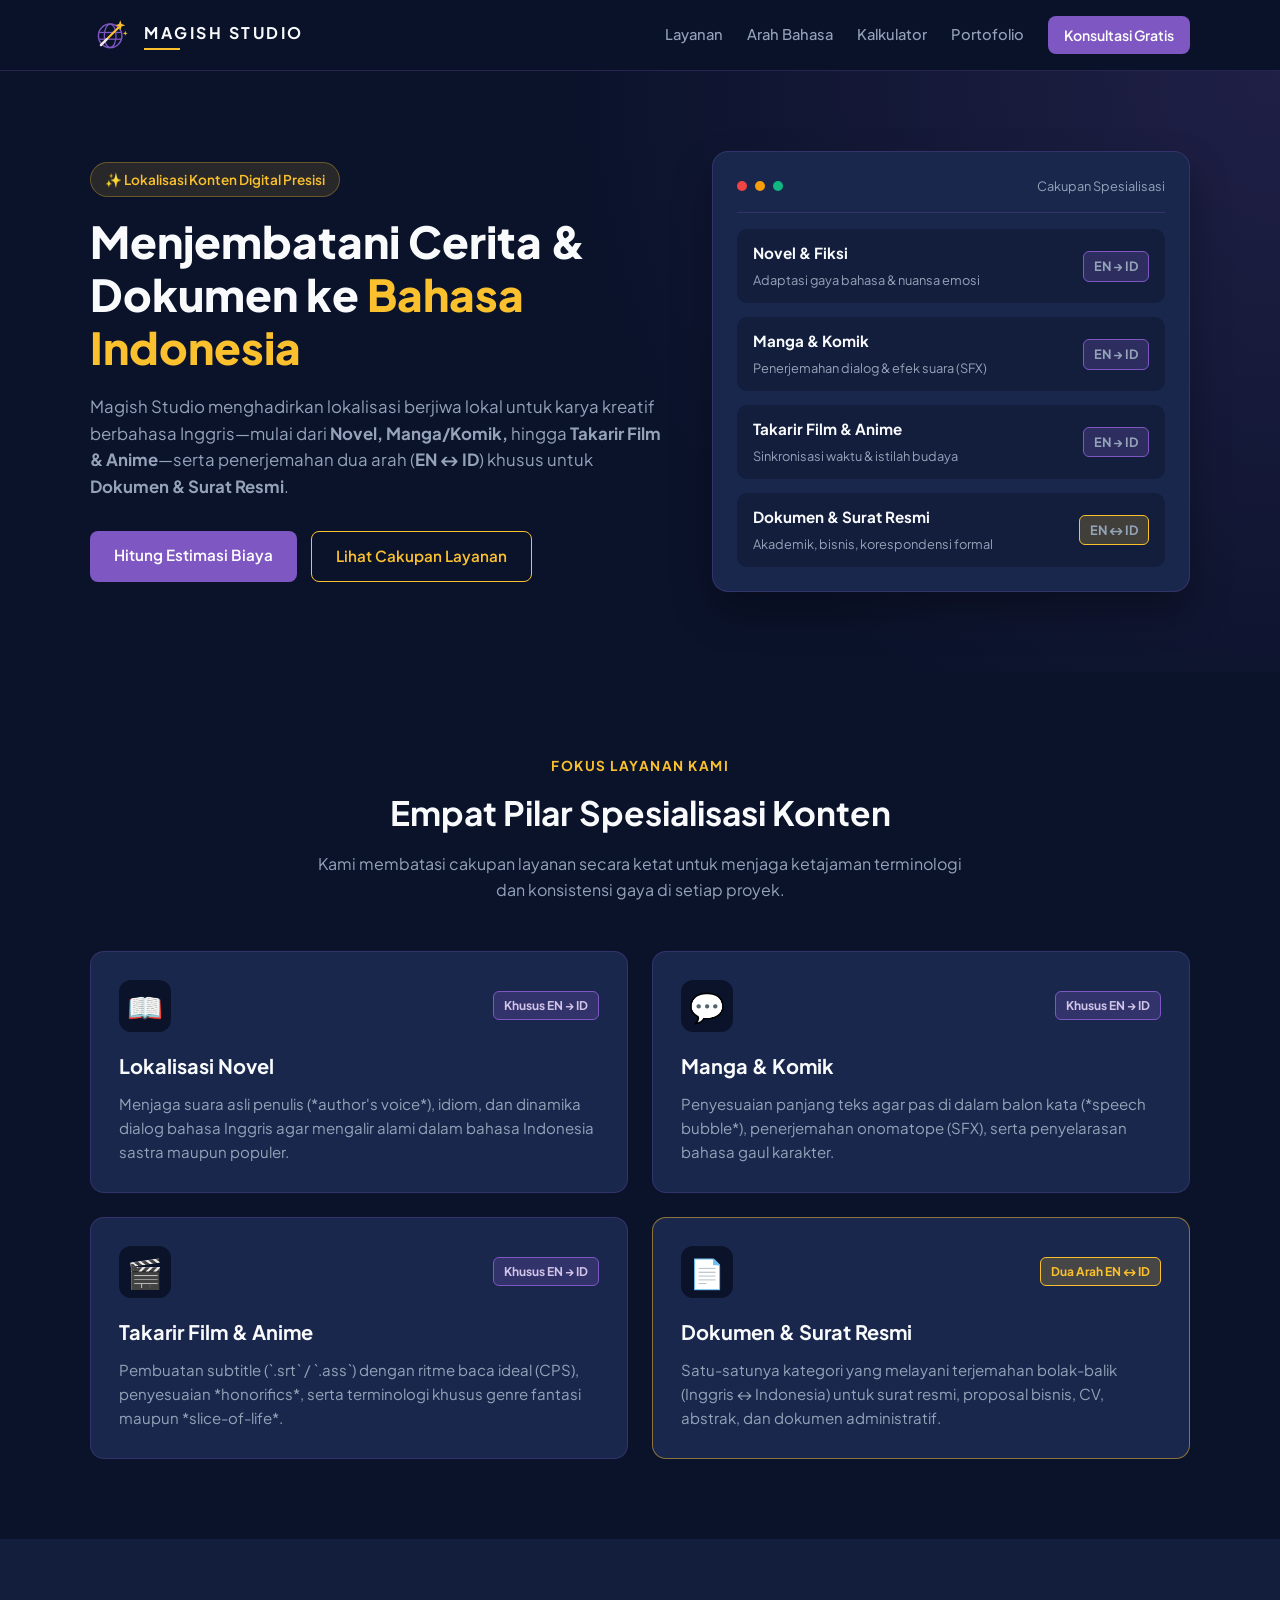
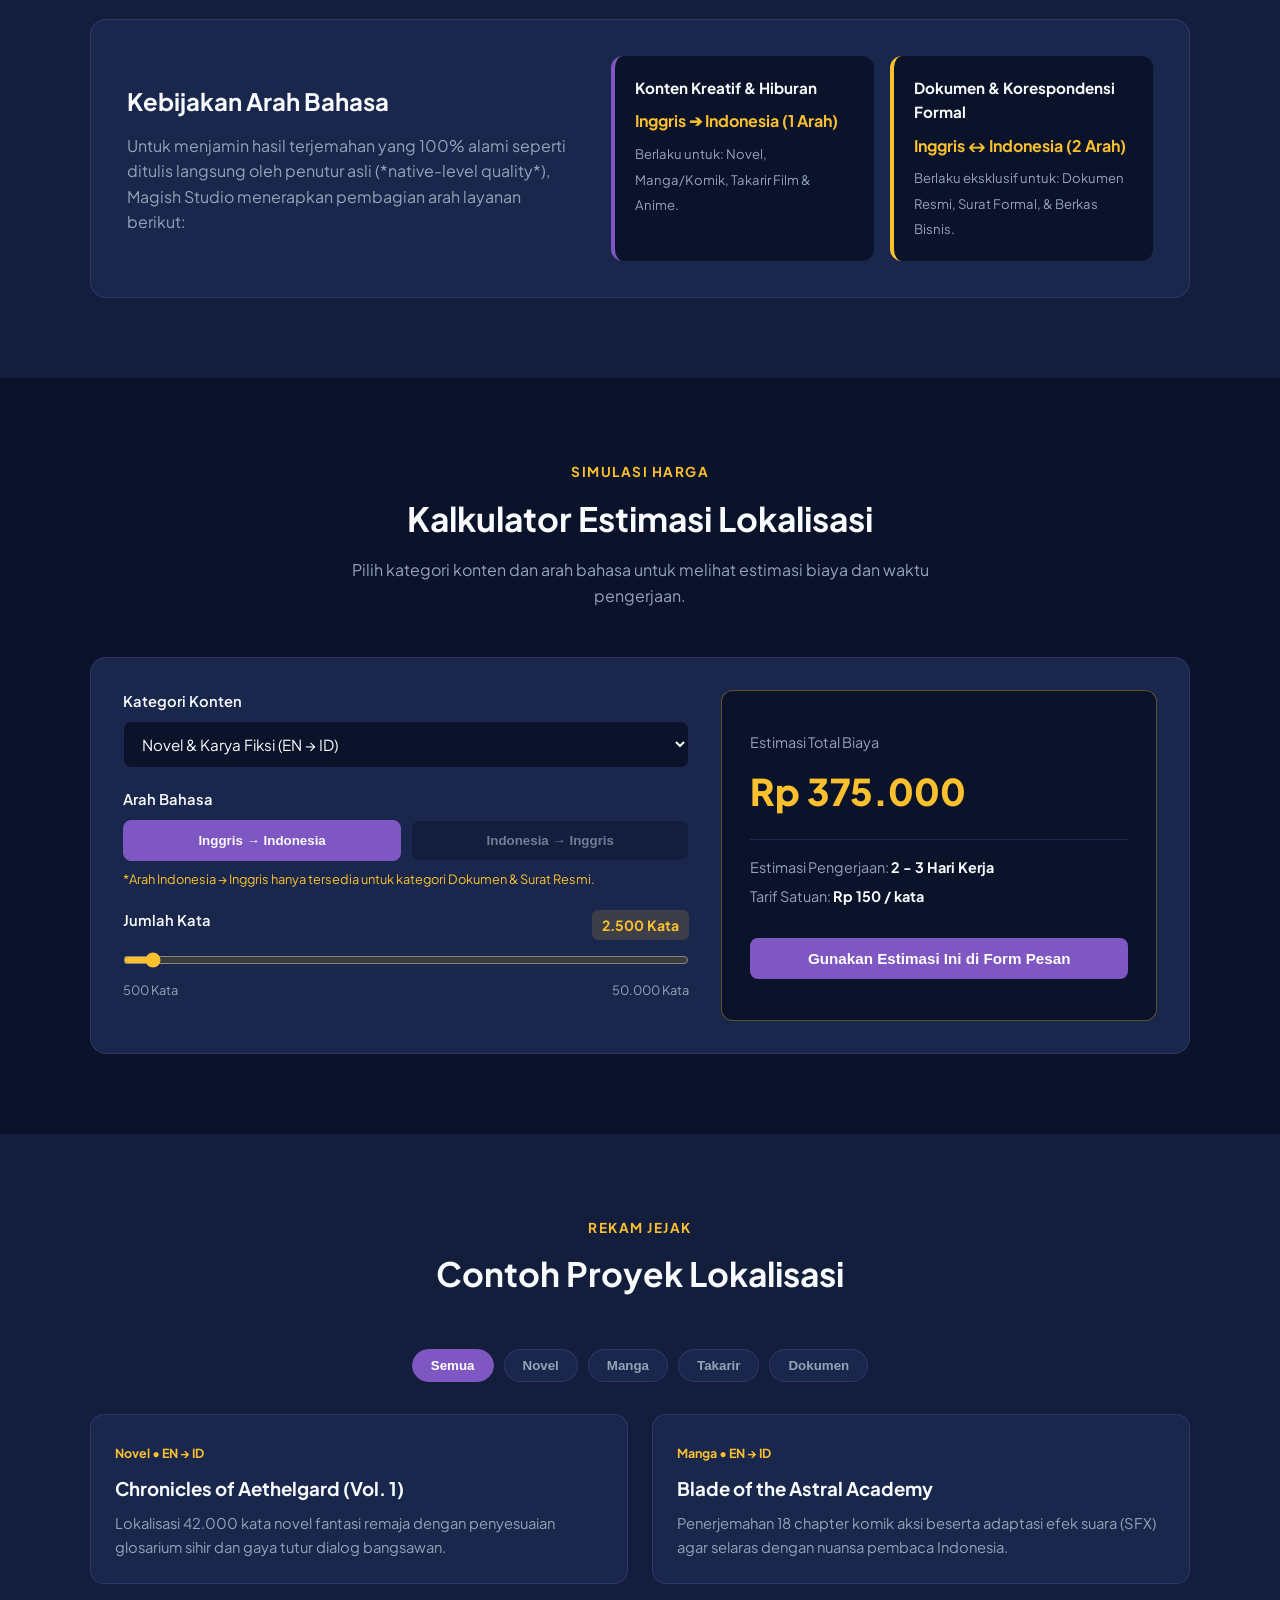
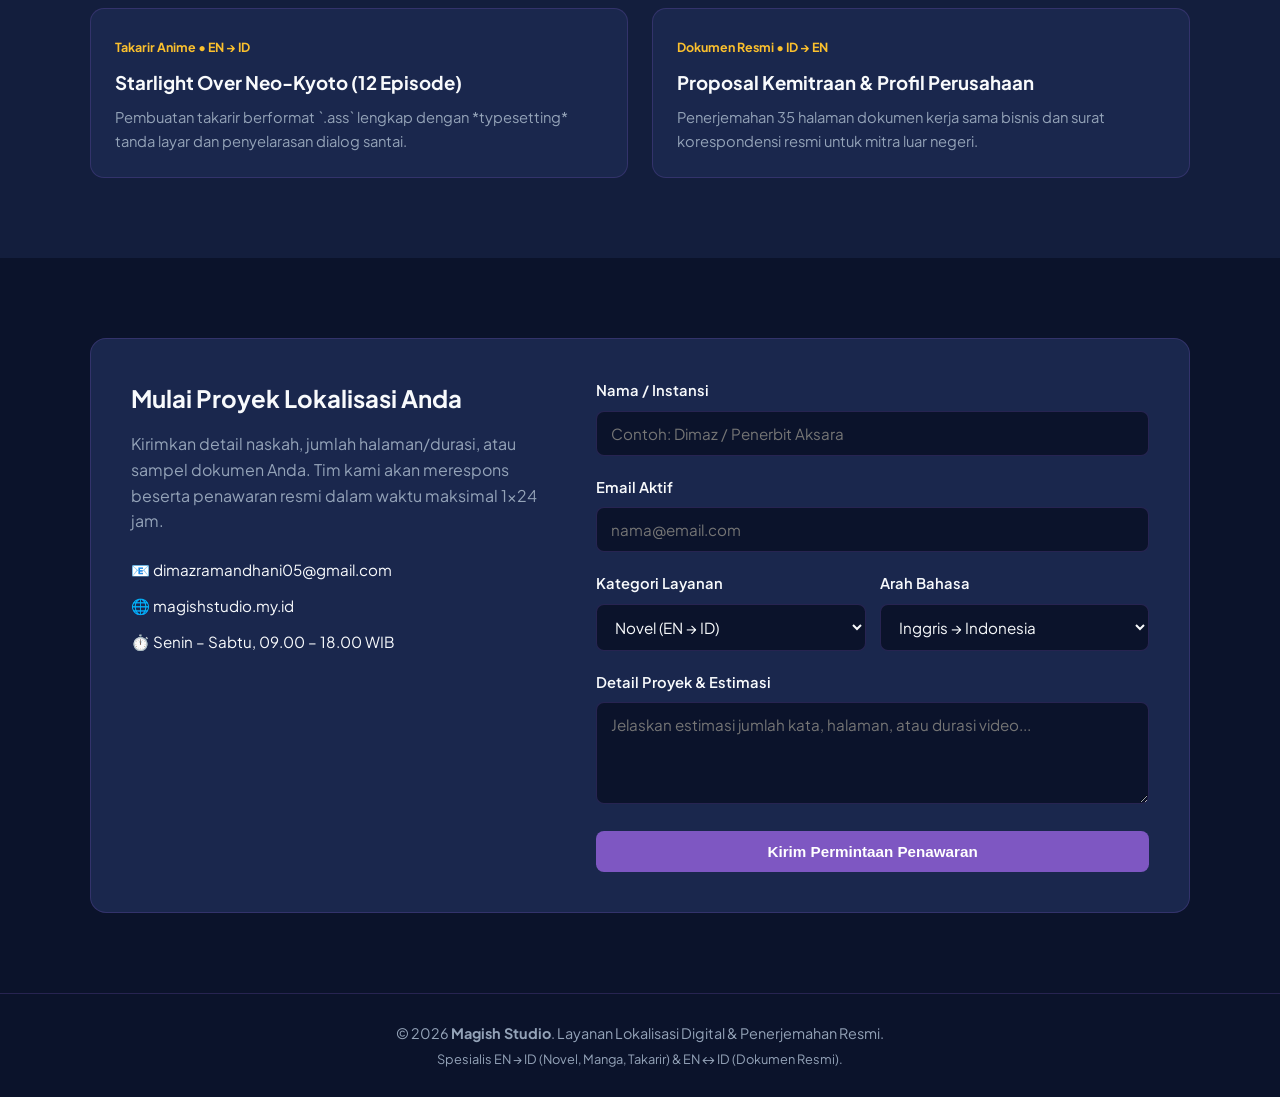
<file: index.html>
<!DOCTYPE html>
<html lang="id" class="scroll-smooth">
<head>
    <meta charset="UTF-8">
    <meta name="viewport" content="width=device-width, initial-scale=1.0">
    <title>Magish Studio | Jasa Lokalisasi Konten Digital EN ↔ ID</title>
    <link rel="preconnect" href="https://fonts.googleapis.com">
    <link rel="preconnect" href="https://fonts.gstatic.com" crossorigin>
    <link href="https://fonts.googleapis.com/css2?family=Plus+Jakarta+Sans:wght@400;500;600;700;800&display=swap" rel="stylesheet">
    <!-- Menghubungkan ke file CSS eksternal -->
    <link rel="stylesheet" href="style.css">
</head>
<body>

    <!-- NAVBAR -->
    <header class="navbar">
        <div class="container nav-content">
            <a href="#" class="brand">
                <!-- Logo SVG Magish Studio -->
                <svg class="brand-logo" viewBox="0 0 100 100" fill="none" xmlns="http://www.w3.org/2000/svg">
                    <circle cx="48" cy="52" r="28" stroke="#7E57C2" stroke-width="3.5"/>
                    <ellipse cx="48" cy="52" rx="14" ry="28" stroke="#7E57C2" stroke-width="3"/>
                    <path d="M22 44H74" stroke="#7E57C2" stroke-width="3"/>
                    <path d="M22 60H74" stroke="#7E57C2" stroke-width="3"/>
                    <!-- Tongkat Sihir -->
                    <line x1="26" y1="74" x2="68" y2="32" stroke="#FBC02D" stroke-width="5" stroke-linecap="round"/>
                    <line x1="26" y1="74" x2="40" y2="60" stroke="#E8EAF6" stroke-width="5.5" stroke-linecap="round"/>
                    <!-- Bintang Sihir -->
                    <path d="M72 15L75 24L84 27L75 30L72 39L69 30L60 27L69 24L72 15Z" fill="#FBC02D"/>
                    <path d="M84 40L85.5 44.5L90 46L85.5 47.5L84 52L82.5 47.5L78 46L82.5 44.5L84 40Z" fill="#FBC02D"/>
                </svg>
                <div class="brand-text">
                    <span class="brand-title">MAGISH STUDIO</span>
                    <span class="brand-line"></span>
                </div>
            </a>

            <nav class="nav-links" id="navLinks">
                <a href="#layanan">Layanan</a>
                <a href="#aturan-bahasa">Arah Bahasa</a>
                <a href="#kalkulator">Kalkulator</a>
                <a href="#portofolio">Portofolio</a>
                <a href="#kontak" class="btn btn-primary btn-sm">Konsultasi Gratis</a>
            </nav>

            <button class="menu-toggle" id="menuToggle" aria-label="Buka Menu">☰</button>
        </div>
    </header>

    <!-- HERO SECTION -->
    <section class="hero">
        <div class="container hero-grid">
            <div class="hero-content">
                <span class="badge">✨ Lokalisasi Konten Digital Presisi</span>
                <h1>Menjembatani Cerita & Dokumen ke <span class="text-gold">Bahasa Indonesia</span></h1>
                <p>
                    Magish Studio menghadirkan lokalisasi berjiwa lokal untuk karya kreatif berbahasa Inggris—mulai dari <strong>Novel, Manga/Komik,</strong> hingga <strong>Takarir Film & Anime</strong>—serta penerjemahan dua arah (<strong>EN ↔ ID</strong>) khusus untuk <strong>Dokumen & Surat Resmi</strong>.
                </p>
                <div class="hero-actions">
                    <a href="#kalkulator" class="btn btn-primary">Hitung Estimasi Biaya</a>
                    <a href="#layanan" class="btn btn-outline">Lihat Cakupan Layanan</a>
                </div>
            </div>

            <div class="hero-card">
                <div class="card-header">
                    <span class="dot red"></span>
                    <span class="dot yellow"></span>
                    <span class="dot green"></span>
                    <span class="card-label">Cakupan Spesialisasi</span>
                </div>
                <ul class="spec-list">
                    <li>
                        <div>
                            <strong>Novel & Fiksi</strong>
                            <span>Adaptasi gaya bahasa & nuansa emosi</span>
                        </div>
                        <span class="tag tag-1way">EN → ID</span>
                    </li>
                    <li>
                        <div>
                            <strong>Manga & Komik</strong>
                            <span>Penerjemahan dialog & efek suara (SFX)</span>
                        </div>
                        <span class="tag tag-1way">EN → ID</span>
                    </li>
                    <li>
                        <div>
                            <strong>Takarir Film & Anime</strong>
                            <span>Sinkronisasi waktu & istilah budaya</span>
                        </div>
                        <span class="tag tag-1way">EN → ID</span>
                    </li>
                    <li>
                        <div>
                            <strong>Dokumen & Surat Resmi</strong>
                            <span>Akademik, bisnis, korespondensi formal</span>
                        </div>
                        <span class="tag tag-2way">EN ↔ ID</span>
                    </li>
                </ul>
            </div>
        </div>
    </section>

    <!-- LAYANAN SECTION -->
    <section id="layanan" class="section">
        <div class="container">
            <div class="section-header">
                <span class="subtitle">Fokus Layanan Kami</span>
                <h2>Empat Pilar Spesialisasi Konten</h2>
                <p>Kami membatasi cakupan layanan secara ketat untuk menjaga ketajaman terminologi dan konsistensi gaya di setiap proyek.</p>
            </div>

            <div class="services-grid">
                <div class="service-card">
                    <div class="service-top">
                        <div class="icon-box">📖</div>
                        <span class="tag tag-1way">Khusus EN → ID</span>
                    </div>
                    <h3>Lokalisasi Novel</h3>
                    <p>Menjaga suara asli penulis (*author's voice*), idiom, dan dinamika dialog bahasa Inggris agar mengalir alami dalam bahasa Indonesia sastra maupun populer.</p>
                </div>

                <div class="service-card">
                    <div class="service-top">
                        <div class="icon-box">💬</div>
                        <span class="tag tag-1way">Khusus EN → ID</span>
                    </div>
                    <h3>Manga & Komik</h3>
                    <p>Penyesuaian panjang teks agar pas di dalam balon kata (*speech bubble*), penerjemahan onomatope (SFX), serta penyelarasan bahasa gaul karakter.</p>
                </div>

                <div class="service-card">
                    <div class="service-top">
                        <div class="icon-box">🎬</div>
                        <span class="tag tag-1way">Khusus EN → ID</span>
                    </div>
                    <h3>Takarir Film & Anime</h3>
                    <p>Pembuatan subtitle (`.srt` / `.ass`) dengan ritme baca ideal (CPS), penyesuaian *honorifics*, serta terminologi khusus genre fantasi maupun *slice-of-life*.</p>
                </div>

                <div class="service-card highlight-border">
                    <div class="service-top">
                        <div class="icon-box">📄</div>
                        <span class="tag tag-2way">Dua Arah EN ↔ ID</span>
                    </div>
                    <h3>Dokumen & Surat Resmi</h3>
                    <p>Satu-satunya kategori yang melayani terjemahan bolak-balik (Inggris ↔ Indonesia) untuk surat resmi, proposal bisnis, CV, abstrak, dan dokumen administratif.</p>
                </div>
            </div>
        </div>
    </section>

    <!-- ATURAN BAHASA SECTION -->
    <section id="aturan-bahasa" class="section section-alt">
        <div class="container">
            <div class="rules-box">
                <div class="rules-info">
                    <h2>Kebijakan Arah Bahasa</h2>
                    <p>Untuk menjamin hasil terjemahan yang 100% alami seperti ditulis langsung oleh penutur asli (*native-level quality*), Magish Studio menerapkan pembagian arah layanan berikut:</p>
                </div>
                <div class="rules-comparison">
                    <div class="rule-item">
                        <h4>Konten Kreatif & Hiburan</h4>
                        <p class="rule-dir">Inggris ➔ Indonesia (1 Arah)</p>
                        <small>Berlaku untuk: Novel, Manga/Komik, Takarir Film & Anime.</small>
                    </div>
                    <div class="rule-item gold-accent">
                        <h4>Dokumen & Korespondensi Formal</h4>
                        <p class="rule-dir">Inggris ↔ Indonesia (2 Arah)</p>
                        <small>Berlaku eksklusif untuk: Dokumen Resmi, Surat Formal, & Berkas Bisnis.</small>
                    </div>
                </div>
            </div>
        </div>
    </section>

    <!-- KALKULATOR BIAYA -->
    <section id="kalkulator" class="section">
        <div class="container">
            <div class="section-header">
                <span class="subtitle">Simulasi Harga</span>
                <h2>Kalkulator Estimasi Lokalisasi</h2>
                <p>Pilih kategori konten dan arah bahasa untuk melihat estimasi biaya dan waktu pengerjaan.</p>
            </div>

            <div class="calc-wrapper">
                <div class="calc-controls">
                    <div class="form-group">
                        <label for="calcCategory">Kategori Konten</label>
                        <select id="calcCategory">
                            <option value="novel">Novel & Karya Fiksi (EN → ID)</option>
                            <option value="manga">Manga & Komik (EN → ID)</option>
                            <option value="subtitle">Takarir Film & Anime (EN → ID)</option>
                            <option value="document">Dokumen & Surat Resmi (EN ↔ ID)</option>
                        </select>
                    </div>

                    <div class="form-group">
                        <label>Arah Bahasa</label>
                        <div class="direction-buttons">
                            <button type="button" class="dir-btn active" id="btnEnToId" data-dir="en-id">
                                Inggris → Indonesia
                            </button>
                            <button type="button" class="dir-btn" id="btnIdToEn" data-dir="id-en" disabled>
                                Indonesia → Inggris
                            </button>
                        </div>
                        <small id="directionNotice" class="notice-text">
                            *Arah Indonesia → Inggris hanya tersedia untuk kategori Dokumen & Surat Resmi.
                        </small>
                    </div>

                    <div class="form-group">
                        <div class="range-header">
                            <label for="wordCountRange" id="unitLabel">Jumlah Kata</label>
                            <span id="unitValue" class="unit-badge">2.500 Kata</span>
                        </div>
                        <input type="range" id="wordCountRange" min="500" max="50000" step="500" value="2500">
                        <div class="range-limits">
                            <span id="minUnit">500 Kata</span>
                            <span id="maxUnit">50.000 Kata</span>
                        </div>
                    </div>
                </div>

                <div class="calc-result">
                    <span class="result-label">Estimasi Total Biaya</span>
                    <div class="result-price" id="totalPrice">Rp 375.000</div>
                    <div class="result-meta">
                        <p>Estimasi Pengerjaan: <strong id="estDays">2 - 3 Hari Kerja</strong></p>
                        <p>Tarif Satuan: <strong id="unitRate">Rp 150 / kata</strong></p>
                    </div>
                    <button type="button" id="applyQuoteBtn" class="btn btn-primary btn-full">
                        Gunakan Estimasi Ini di Form Pesan
                    </button>
                </div>
            </div>
        </div>
    </section>

    <!-- PORTOFOLIO -->
    <section id="portofolio" class="section section-alt">
        <div class="container">
            <div class="section-header">
                <span class="subtitle">Rekam Jejak</span>
                <h2>Contoh Proyek Lokalisasi</h2>
            </div>

            <div class="filter-bar">
                <button class="filter-btn active" data-filter="all">Semua</button>
                <button class="filter-btn" data-filter="novel">Novel</button>
                <button class="filter-btn" data-filter="manga">Manga</button>
                <button class="filter-btn" data-filter="subtitle">Takarir</button>
                <button class="filter-btn" data-filter="document">Dokumen</button>
            </div>

            <div class="portfolio-grid" id="portfolioGrid">
                <div class="portfolio-card" data-category="novel">
                    <span class="p-badge">Novel • EN → ID</span>
                    <h3>Chronicles of Aethelgard (Vol. 1)</h3>
                    <p>Lokalisasi 42.000 kata novel fantasi remaja dengan penyesuaian glosarium sihir dan gaya tutur dialog bangsawan.</p>
                </div>
                <div class="portfolio-card" data-category="manga">
                    <span class="p-badge">Manga • EN → ID</span>
                    <h3>Blade of the Astral Academy</h3>
                    <p>Penerjemahan 18 chapter komik aksi beserta adaptasi efek suara (SFX) agar selaras dengan nuansa pembaca Indonesia.</p>
                </div>
                <div class="portfolio-card" data-category="subtitle">
                    <span class="p-badge">Takarir Anime • EN → ID</span>
                    <h3>Starlight Over Neo-Kyoto (12 Episode)</h3>
                    <p>Pembuatan takarir berformat `.ass` lengkap dengan *typesetting* tanda layar dan penyelarasan dialog santai.</p>
                </div>
                <div class="portfolio-card" data-category="document">
                    <span class="p-badge">Dokumen Resmi • ID → EN</span>
                    <h3>Proposal Kemitraan & Profil Perusahaan</h3>
                    <p>Penerjemahan 35 halaman dokumen kerja sama bisnis dan surat korespondensi resmi untuk mitra luar negeri.</p>
                </div>
            </div>
        </div>
    </section>

    <!-- KONTAK SECTION -->
    <section id="kontak" class="section">
        <div class="container">
            <div class="contact-box">
                <div class="contact-info">
                    <h2>Mulai Proyek Lokalisasi Anda</h2>
                    <p>Kirimkan detail naskah, jumlah halaman/durasi, atau sampel dokumen Anda. Tim kami akan merespons beserta penawaran resmi dalam waktu maksimal 1x24 jam.</p>
                    <ul class="contact-details">
                        <li>📧 dimazramandhani05@gmail.com</li>
                        <li>🌐 magishstudio.my.id</li>
                        <li>⏱️ Senin – Sabtu, 09.00 – 18.00 WIB</li>
                    </ul>
                </div>

                <form id="contactForm" class="contact-form">
                    <div class="form-group">
                        <label for="clientName">Nama / Instansi</label>
                        <input type="text" id="clientName" placeholder="Contoh: Dimaz / Penerbit Aksara" required>
                    </div>
                    <div class="form-group">
                        <label for="clientEmail">Email Aktif</label>
                        <input type="email" id="clientEmail" placeholder="nama@email.com" required>
                    </div>
                    <div class="form-row">
                        <div class="form-group">
                            <label for="formCategory">Kategori Layanan</label>
                            <select id="formCategory">
                                <option value="novel">Novel (EN → ID)</option>
                                <option value="manga">Manga/Komik (EN → ID)</option>
                                <option value="subtitle">Takarir Film/Anime (EN → ID)</option>
                                <option value="document">Dokumen & Surat Resmi (EN ↔ ID)</option>
                            </select>
                        </div>
                        <div class="form-group">
                            <label for="formDirection">Arah Bahasa</label>
                            <select id="formDirection">
                                <option value="en-id">Inggris → Indonesia</option>
                                <option value="id-en" disabled>Indonesia → Inggris (Khusus Dokumen)</option>
                            </select>
                        </div>
                    </div>
                    <div class="form-group">
                        <label for="clientMessage">Detail Proyek & Estimasi</label>
                        <textarea id="clientMessage" rows="4" placeholder="Jelaskan estimasi jumlah kata, halaman, atau durasi video..." required></textarea>
                    </div>
                    <button type="submit" class="btn btn-primary btn-full">Kirim Permintaan Penawaran</button>
                </form>
            </div>
        </div>
    </section>

    <!-- FOOTER -->
    <footer class="footer">
        <div class="container footer-content">
            <p>© 2026 <strong>Magish Studio</strong>. Layanan Lokalisasi Digital & Penerjemahan Resmi.</p>
            <p class="footer-sub">Spesialis EN → ID (Novel, Manga, Takarir) & EN ↔ ID (Dokumen Resmi).</p>
        </div>
    </footer>

    <!-- TOAST NOTIFICATION -->
    <div id="toast" class="toast">Permintaan penawaran berhasil dikirim!</div>

    <!-- Menghubungkan ke file JavaScript eksternal -->
    <script src="script.js"></script>
</body>
</html>
</file>
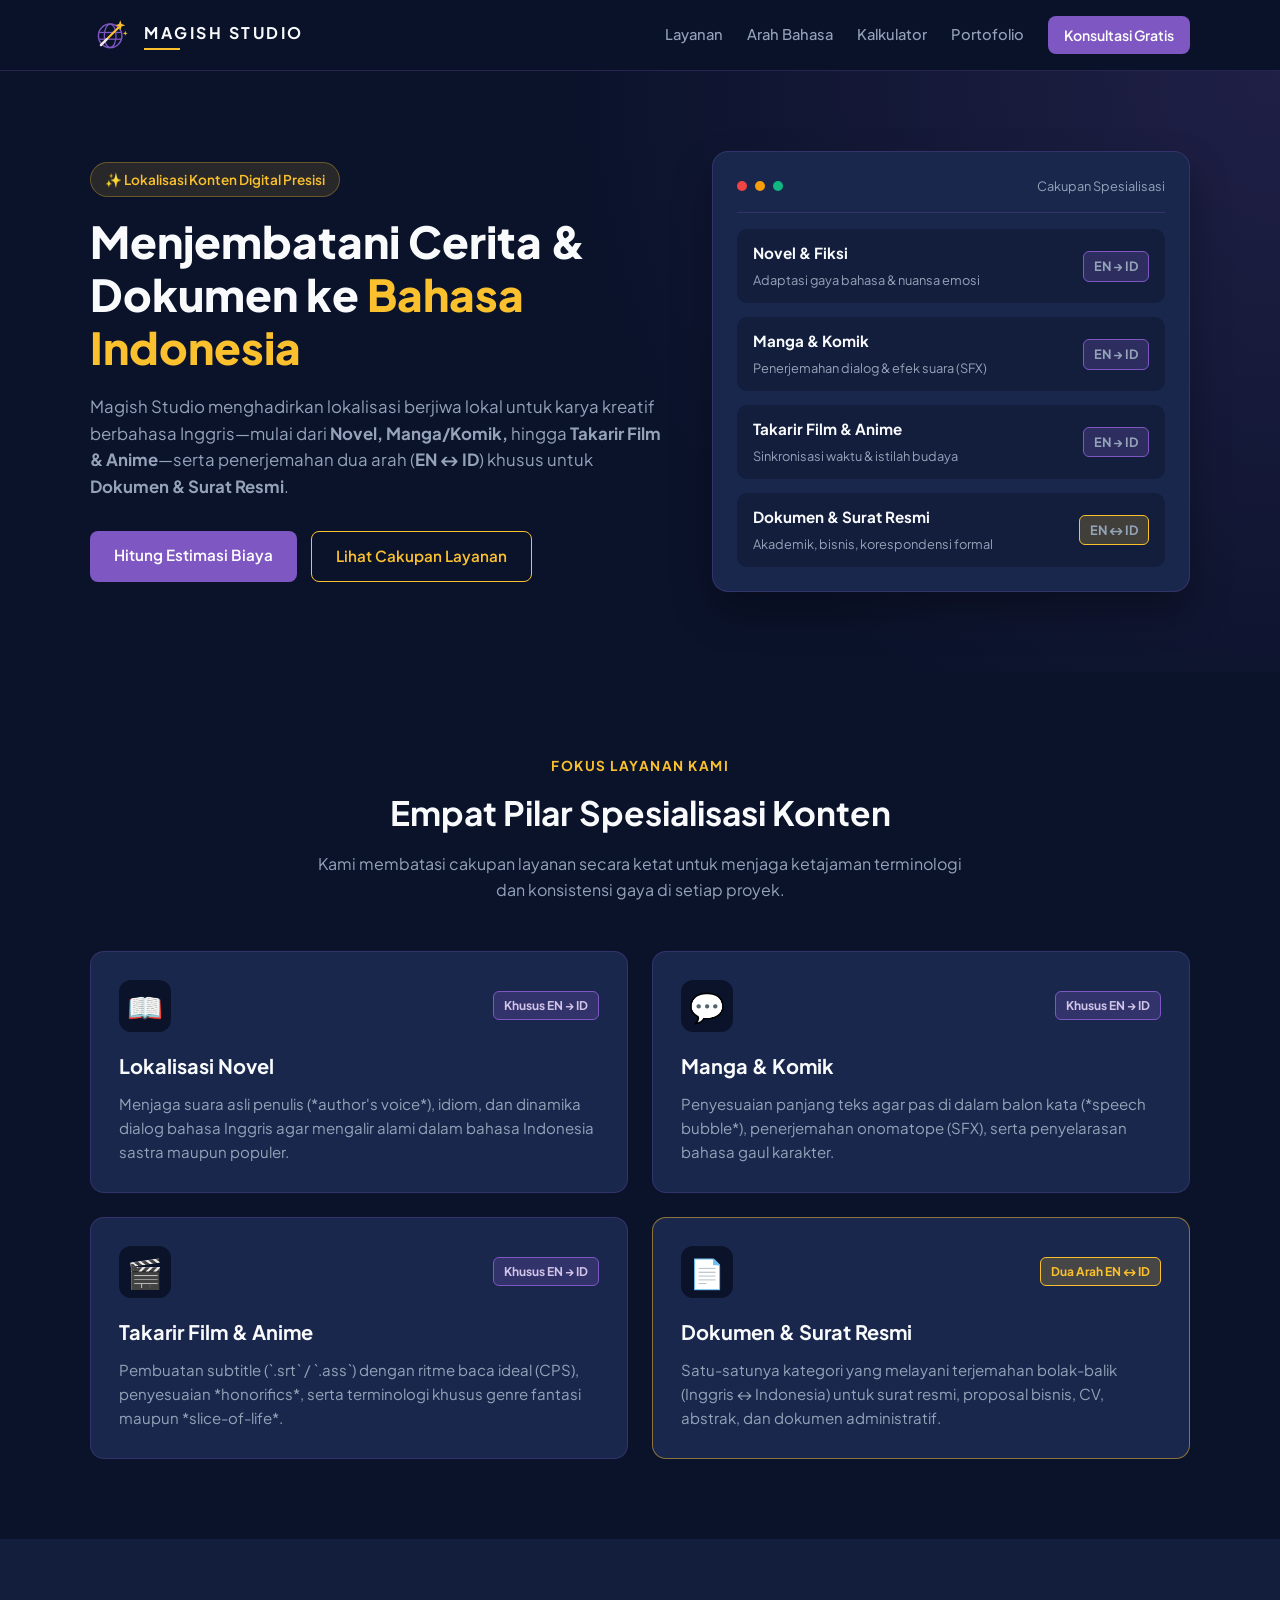
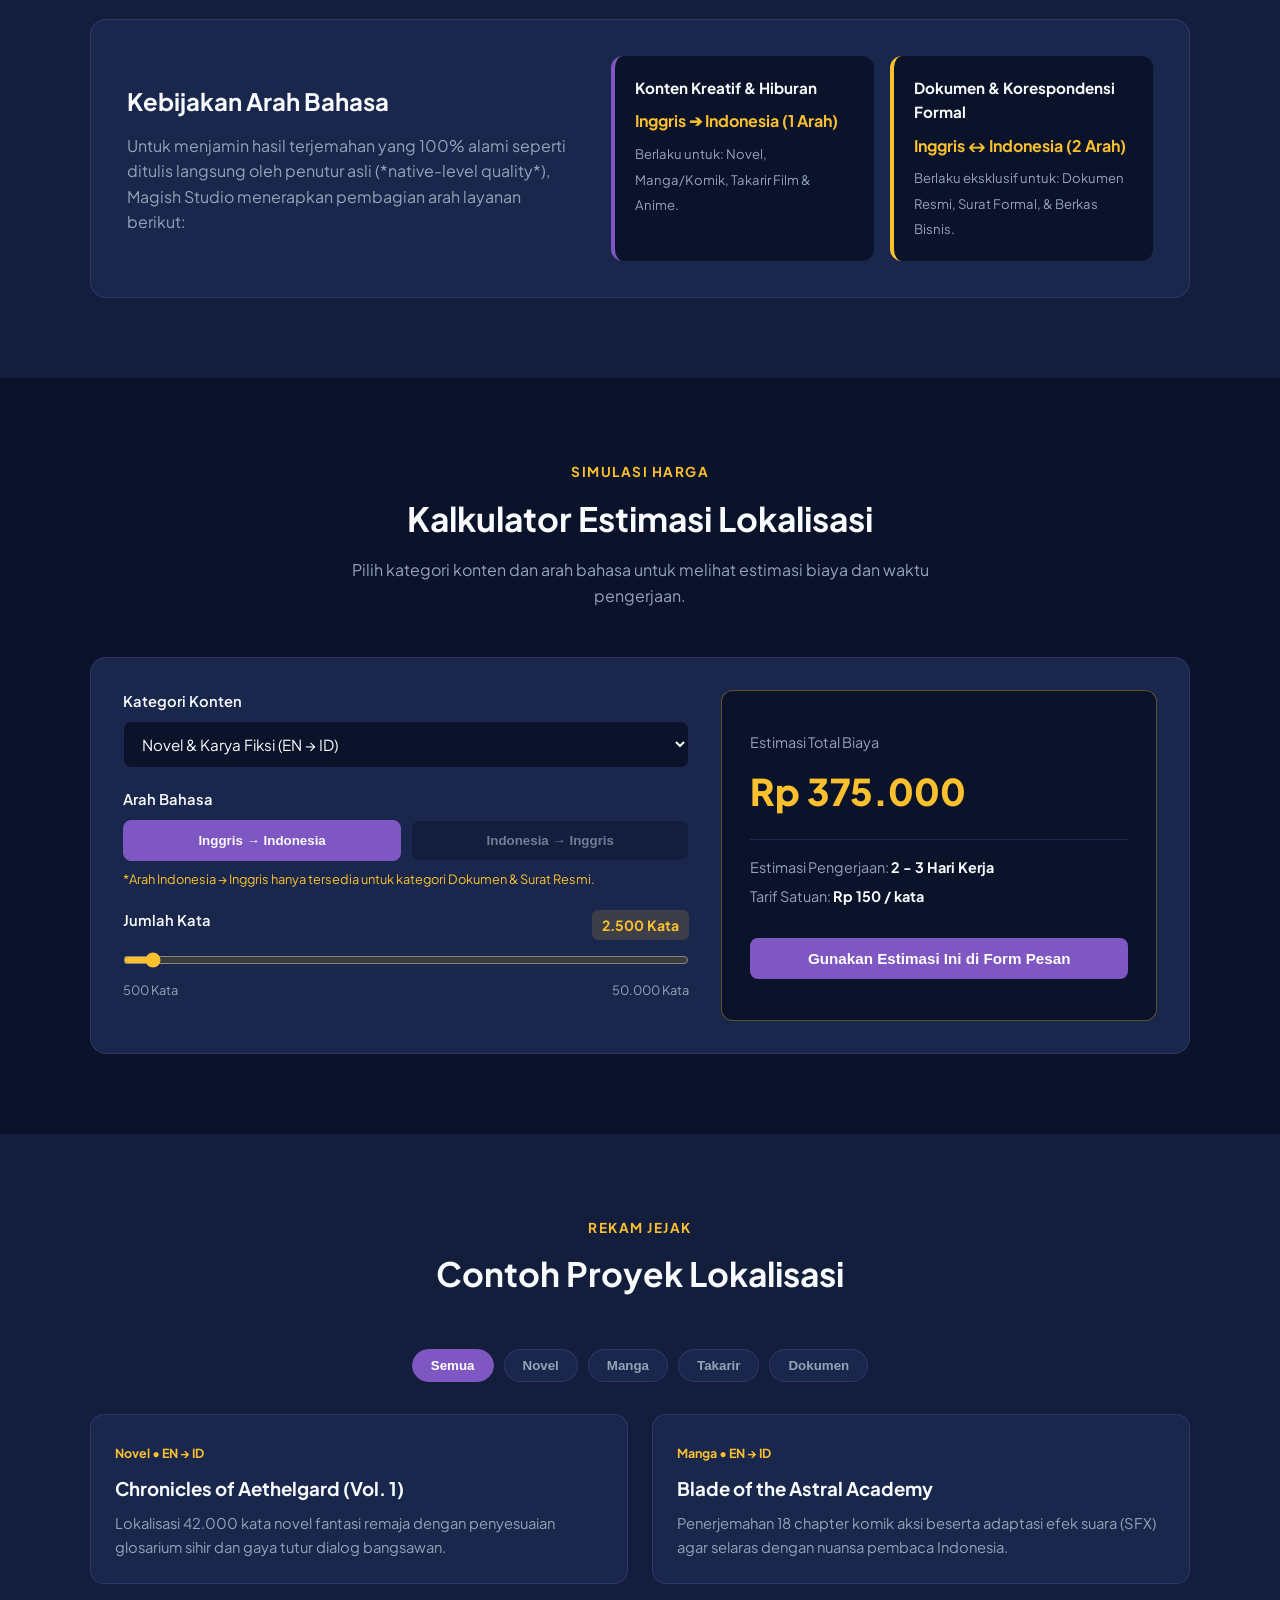
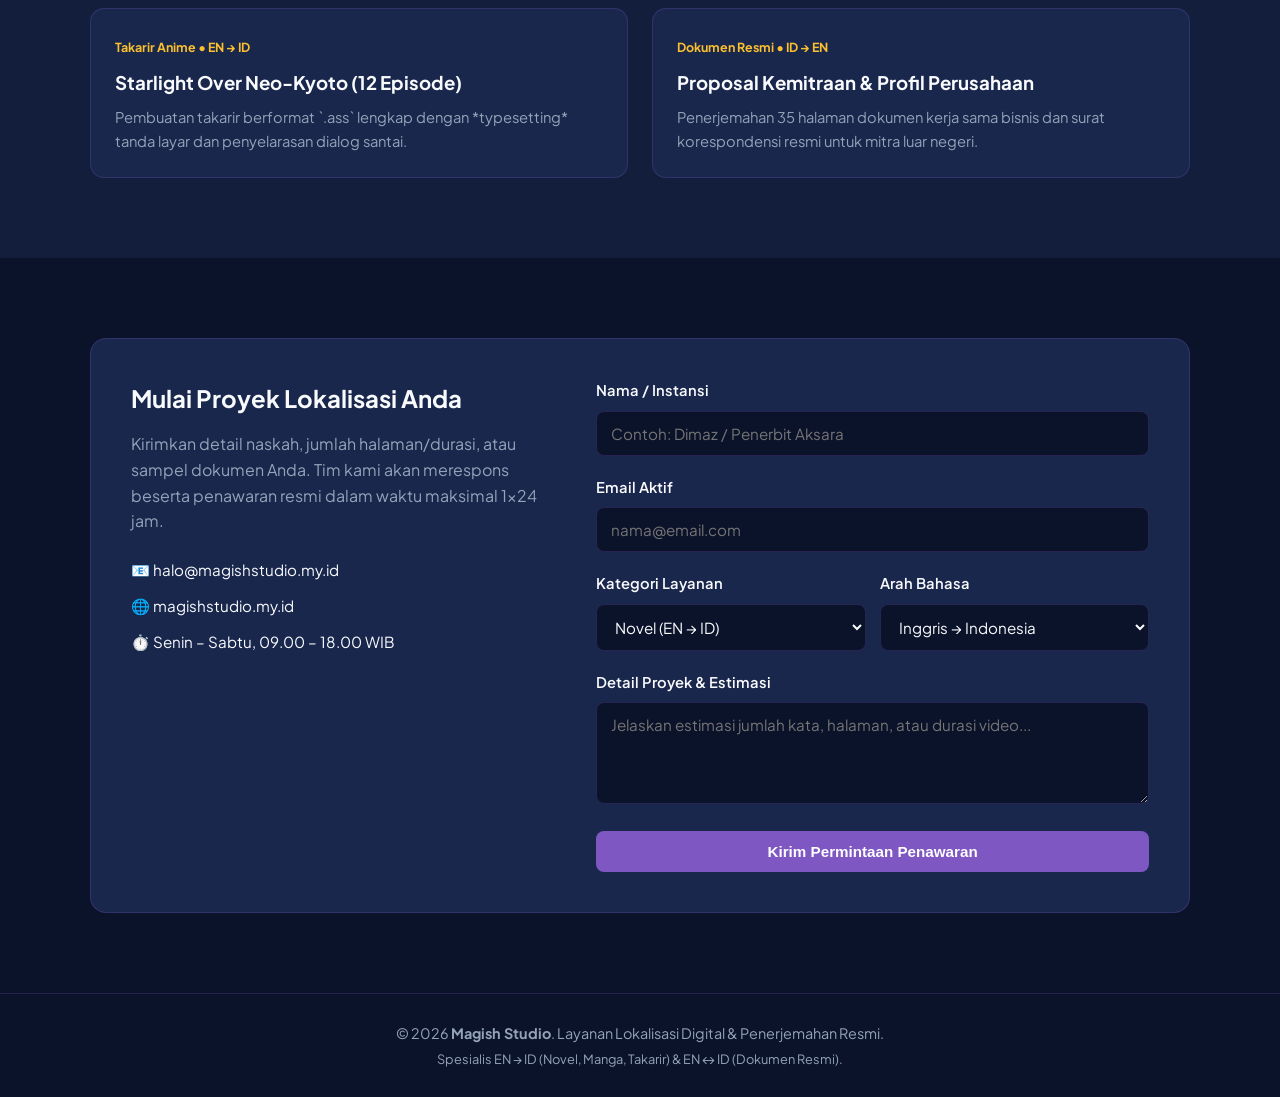
<file: magish-studio/index.html>
<!DOCTYPE html>
<html lang="id" class="scroll-smooth">
<head>
    <meta charset="UTF-8">
    <meta name="viewport" content="width=device-width, initial-scale=1.0">
    <title>Magish Studio | Jasa Lokalisasi Konten Digital EN ↔ ID</title>
    <link rel="preconnect" href="https://fonts.googleapis.com">
    <link rel="preconnect" href="https://fonts.gstatic.com" crossorigin>
    <link href="https://fonts.googleapis.com/css2?family=Plus+Jakarta+Sans:wght@400;500;600;700;800&display=swap" rel="stylesheet">
    <!-- Menghubungkan ke file CSS eksternal -->
    <link rel="stylesheet" href="style.css">
</head>
<body>

    <!-- NAVBAR -->
    <header class="navbar">
        <div class="container nav-content">
            <a href="#" class="brand">
                <!-- Logo SVG Magish Studio -->
                <svg class="brand-logo" viewBox="0 0 100 100" fill="none" xmlns="http://www.w3.org/2000/svg">
                    <circle cx="48" cy="52" r="28" stroke="#7E57C2" stroke-width="3.5"/>
                    <ellipse cx="48" cy="52" rx="14" ry="28" stroke="#7E57C2" stroke-width="3"/>
                    <path d="M22 44H74" stroke="#7E57C2" stroke-width="3"/>
                    <path d="M22 60H74" stroke="#7E57C2" stroke-width="3"/>
                    <!-- Tongkat Sihir -->
                    <line x1="26" y1="74" x2="68" y2="32" stroke="#FBC02D" stroke-width="5" stroke-linecap="round"/>
                    <line x1="26" y1="74" x2="40" y2="60" stroke="#E8EAF6" stroke-width="5.5" stroke-linecap="round"/>
                    <!-- Bintang Sihir -->
                    <path d="M72 15L75 24L84 27L75 30L72 39L69 30L60 27L69 24L72 15Z" fill="#FBC02D"/>
                    <path d="M84 40L85.5 44.5L90 46L85.5 47.5L84 52L82.5 47.5L78 46L82.5 44.5L84 40Z" fill="#FBC02D"/>
                </svg>
                <div class="brand-text">
                    <span class="brand-title">MAGISH STUDIO</span>
                    <span class="brand-line"></span>
                </div>
            </a>

            <nav class="nav-links" id="navLinks">
                <a href="#layanan">Layanan</a>
                <a href="#aturan-bahasa">Arah Bahasa</a>
                <a href="#kalkulator">Kalkulator</a>
                <a href="#portofolio">Portofolio</a>
                <a href="#kontak" class="btn btn-primary btn-sm">Konsultasi Gratis</a>
            </nav>

            <button class="menu-toggle" id="menuToggle" aria-label="Buka Menu">☰</button>
        </div>
    </header>

    <!-- HERO SECTION -->
    <section class="hero">
        <div class="container hero-grid">
            <div class="hero-content">
                <span class="badge">✨ Lokalisasi Konten Digital Presisi</span>
                <h1>Menjembatani Cerita & Dokumen ke <span class="text-gold">Bahasa Indonesia</span></h1>
                <p>
                    Magish Studio menghadirkan lokalisasi berjiwa lokal untuk karya kreatif berbahasa Inggris—mulai dari <strong>Novel, Manga/Komik,</strong> hingga <strong>Takarir Film & Anime</strong>—serta penerjemahan dua arah (<strong>EN ↔ ID</strong>) khusus untuk <strong>Dokumen & Surat Resmi</strong>.
                </p>
                <div class="hero-actions">
                    <a href="#kalkulator" class="btn btn-primary">Hitung Estimasi Biaya</a>
                    <a href="#layanan" class="btn btn-outline">Lihat Cakupan Layanan</a>
                </div>
            </div>

            <div class="hero-card">
                <div class="card-header">
                    <span class="dot red"></span>
                    <span class="dot yellow"></span>
                    <span class="dot green"></span>
                    <span class="card-label">Cakupan Spesialisasi</span>
                </div>
                <ul class="spec-list">
                    <li>
                        <div>
                            <strong>Novel & Fiksi</strong>
                            <span>Adaptasi gaya bahasa & nuansa emosi</span>
                        </div>
                        <span class="tag tag-1way">EN → ID</span>
                    </li>
                    <li>
                        <div>
                            <strong>Manga & Komik</strong>
                            <span>Penerjemahan dialog & efek suara (SFX)</span>
                        </div>
                        <span class="tag tag-1way">EN → ID</span>
                    </li>
                    <li>
                        <div>
                            <strong>Takarir Film & Anime</strong>
                            <span>Sinkronisasi waktu & istilah budaya</span>
                        </div>
                        <span class="tag tag-1way">EN → ID</span>
                    </li>
                    <li>
                        <div>
                            <strong>Dokumen & Surat Resmi</strong>
                            <span>Akademik, bisnis, korespondensi formal</span>
                        </div>
                        <span class="tag tag-2way">EN ↔ ID</span>
                    </li>
                </ul>
            </div>
        </div>
    </section>

    <!-- LAYANAN SECTION -->
    <section id="layanan" class="section">
        <div class="container">
            <div class="section-header">
                <span class="subtitle">Fokus Layanan Kami</span>
                <h2>Empat Pilar Spesialisasi Konten</h2>
                <p>Kami membatasi cakupan layanan secara ketat untuk menjaga ketajaman terminologi dan konsistensi gaya di setiap proyek.</p>
            </div>

            <div class="services-grid">
                <div class="service-card">
                    <div class="service-top">
                        <div class="icon-box">📖</div>
                        <span class="tag tag-1way">Khusus EN → ID</span>
                    </div>
                    <h3>Lokalisasi Novel</h3>
                    <p>Menjaga suara asli penulis (*author's voice*), idiom, dan dinamika dialog bahasa Inggris agar mengalir alami dalam bahasa Indonesia sastra maupun populer.</p>
                </div>

                <div class="service-card">
                    <div class="service-top">
                        <div class="icon-box">💬</div>
                        <span class="tag tag-1way">Khusus EN → ID</span>
                    </div>
                    <h3>Manga & Komik</h3>
                    <p>Penyesuaian panjang teks agar pas di dalam balon kata (*speech bubble*), penerjemahan onomatope (SFX), serta penyelarasan bahasa gaul karakter.</p>
                </div>

                <div class="service-card">
                    <div class="service-top">
                        <div class="icon-box">🎬</div>
                        <span class="tag tag-1way">Khusus EN → ID</span>
                    </div>
                    <h3>Takarir Film & Anime</h3>
                    <p>Pembuatan subtitle (`.srt` / `.ass`) dengan ritme baca ideal (CPS), penyesuaian *honorifics*, serta terminologi khusus genre fantasi maupun *slice-of-life*.</p>
                </div>

                <div class="service-card highlight-border">
                    <div class="service-top">
                        <div class="icon-box">📄</div>
                        <span class="tag tag-2way">Dua Arah EN ↔ ID</span>
                    </div>
                    <h3>Dokumen & Surat Resmi</h3>
                    <p>Satu-satunya kategori yang melayani terjemahan bolak-balik (Inggris ↔ Indonesia) untuk surat resmi, proposal bisnis, CV, abstrak, dan dokumen administratif.</p>
                </div>
            </div>
        </div>
    </section>

    <!-- ATURAN BAHASA SECTION -->
    <section id="aturan-bahasa" class="section section-alt">
        <div class="container">
            <div class="rules-box">
                <div class="rules-info">
                    <h2>Kebijakan Arah Bahasa</h2>
                    <p>Untuk menjamin hasil terjemahan yang 100% alami seperti ditulis langsung oleh penutur asli (*native-level quality*), Magish Studio menerapkan pembagian arah layanan berikut:</p>
                </div>
                <div class="rules-comparison">
                    <div class="rule-item">
                        <h4>Konten Kreatif & Hiburan</h4>
                        <p class="rule-dir">Inggris ➔ Indonesia (1 Arah)</p>
                        <small>Berlaku untuk: Novel, Manga/Komik, Takarir Film & Anime.</small>
                    </div>
                    <div class="rule-item gold-accent">
                        <h4>Dokumen & Korespondensi Formal</h4>
                        <p class="rule-dir">Inggris ↔ Indonesia (2 Arah)</p>
                        <small>Berlaku eksklusif untuk: Dokumen Resmi, Surat Formal, & Berkas Bisnis.</small>
                    </div>
                </div>
            </div>
        </div>
    </section>

    <!-- KALKULATOR BIAYA -->
    <section id="kalkulator" class="section">
        <div class="container">
            <div class="section-header">
                <span class="subtitle">Simulasi Harga</span>
                <h2>Kalkulator Estimasi Lokalisasi</h2>
                <p>Pilih kategori konten dan arah bahasa untuk melihat estimasi biaya dan waktu pengerjaan.</p>
            </div>

            <div class="calc-wrapper">
                <div class="calc-controls">
                    <div class="form-group">
                        <label for="calcCategory">Kategori Konten</label>
                        <select id="calcCategory">
                            <option value="novel">Novel & Karya Fiksi (EN → ID)</option>
                            <option value="manga">Manga & Komik (EN → ID)</option>
                            <option value="subtitle">Takarir Film & Anime (EN → ID)</option>
                            <option value="document">Dokumen & Surat Resmi (EN ↔ ID)</option>
                        </select>
                    </div>

                    <div class="form-group">
                        <label>Arah Bahasa</label>
                        <div class="direction-buttons">
                            <button type="button" class="dir-btn active" id="btnEnToId" data-dir="en-id">
                                Inggris → Indonesia
                            </button>
                            <button type="button" class="dir-btn" id="btnIdToEn" data-dir="id-en" disabled>
                                Indonesia → Inggris
                            </button>
                        </div>
                        <small id="directionNotice" class="notice-text">
                            *Arah Indonesia → Inggris hanya tersedia untuk kategori Dokumen & Surat Resmi.
                        </small>
                    </div>

                    <div class="form-group">
                        <div class="range-header">
                            <label for="wordCountRange" id="unitLabel">Jumlah Kata</label>
                            <span id="unitValue" class="unit-badge">2.500 Kata</span>
                        </div>
                        <input type="range" id="wordCountRange" min="500" max="50000" step="500" value="2500">
                        <div class="range-limits">
                            <span id="minUnit">500 Kata</span>
                            <span id="maxUnit">50.000 Kata</span>
                        </div>
                    </div>
                </div>

                <div class="calc-result">
                    <span class="result-label">Estimasi Total Biaya</span>
                    <div class="result-price" id="totalPrice">Rp 375.000</div>
                    <div class="result-meta">
                        <p>Estimasi Pengerjaan: <strong id="estDays">2 - 3 Hari Kerja</strong></p>
                        <p>Tarif Satuan: <strong id="unitRate">Rp 150 / kata</strong></p>
                    </div>
                    <button type="button" id="applyQuoteBtn" class="btn btn-primary btn-full">
                        Gunakan Estimasi Ini di Form Pesan
                    </button>
                </div>
            </div>
        </div>
    </section>

    <!-- PORTOFOLIO -->
    <section id="portofolio" class="section section-alt">
        <div class="container">
            <div class="section-header">
                <span class="subtitle">Rekam Jejak</span>
                <h2>Contoh Proyek Lokalisasi</h2>
            </div>

            <div class="filter-bar">
                <button class="filter-btn active" data-filter="all">Semua</button>
                <button class="filter-btn" data-filter="novel">Novel</button>
                <button class="filter-btn" data-filter="manga">Manga</button>
                <button class="filter-btn" data-filter="subtitle">Takarir</button>
                <button class="filter-btn" data-filter="document">Dokumen</button>
            </div>

            <div class="portfolio-grid" id="portfolioGrid">
                <div class="portfolio-card" data-category="novel">
                    <span class="p-badge">Novel • EN → ID</span>
                    <h3>Chronicles of Aethelgard (Vol. 1)</h3>
                    <p>Lokalisasi 42.000 kata novel fantasi remaja dengan penyesuaian glosarium sihir dan gaya tutur dialog bangsawan.</p>
                </div>
                <div class="portfolio-card" data-category="manga">
                    <span class="p-badge">Manga • EN → ID</span>
                    <h3>Blade of the Astral Academy</h3>
                    <p>Penerjemahan 18 chapter komik aksi beserta adaptasi efek suara (SFX) agar selaras dengan nuansa pembaca Indonesia.</p>
                </div>
                <div class="portfolio-card" data-category="subtitle">
                    <span class="p-badge">Takarir Anime • EN → ID</span>
                    <h3>Starlight Over Neo-Kyoto (12 Episode)</h3>
                    <p>Pembuatan takarir berformat `.ass` lengkap dengan *typesetting* tanda layar dan penyelarasan dialog santai.</p>
                </div>
                <div class="portfolio-card" data-category="document">
                    <span class="p-badge">Dokumen Resmi • ID → EN</span>
                    <h3>Proposal Kemitraan & Profil Perusahaan</h3>
                    <p>Penerjemahan 35 halaman dokumen kerja sama bisnis dan surat korespondensi resmi untuk mitra luar negeri.</p>
                </div>
            </div>
        </div>
    </section>

    <!-- KONTAK SECTION -->
    <section id="kontak" class="section">
        <div class="container">
            <div class="contact-box">
                <div class="contact-info">
                    <h2>Mulai Proyek Lokalisasi Anda</h2>
                    <p>Kirimkan detail naskah, jumlah halaman/durasi, atau sampel dokumen Anda. Tim kami akan merespons beserta penawaran resmi dalam waktu maksimal 1x24 jam.</p>
                    <ul class="contact-details">
                        <li>📧 halo@magishstudio.my.id</li>
                        <li>🌐 magishstudio.my.id</li>
                        <li>⏱️ Senin – Sabtu, 09.00 – 18.00 WIB</li>
                    </ul>
                </div>

                <form id="contactForm" class="contact-form">
                    <div class="form-group">
                        <label for="clientName">Nama / Instansi</label>
                        <input type="text" id="clientName" placeholder="Contoh: Dimaz / Penerbit Aksara" required>
                    </div>
                    <div class="form-group">
                        <label for="clientEmail">Email Aktif</label>
                        <input type="email" id="clientEmail" placeholder="nama@email.com" required>
                    </div>
                    <div class="form-row">
                        <div class="form-group">
                            <label for="formCategory">Kategori Layanan</label>
                            <select id="formCategory">
                                <option value="novel">Novel (EN → ID)</option>
                                <option value="manga">Manga/Komik (EN → ID)</option>
                                <option value="subtitle">Takarir Film/Anime (EN → ID)</option>
                                <option value="document">Dokumen & Surat Resmi (EN ↔ ID)</option>
                            </select>
                        </div>
                        <div class="form-group">
                            <label for="formDirection">Arah Bahasa</label>
                            <select id="formDirection">
                                <option value="en-id">Inggris → Indonesia</option>
                                <option value="id-en" disabled>Indonesia → Inggris (Khusus Dokumen)</option>
                            </select>
                        </div>
                    </div>
                    <div class="form-group">
                        <label for="clientMessage">Detail Proyek & Estimasi</label>
                        <textarea id="clientMessage" rows="4" placeholder="Jelaskan estimasi jumlah kata, halaman, atau durasi video..." required></textarea>
                    </div>
                    <button type="submit" class="btn btn-primary btn-full">Kirim Permintaan Penawaran</button>
                </form>
            </div>
        </div>
    </section>

    <!-- FOOTER -->
    <footer class="footer">
        <div class="container footer-content">
            <p>© 2026 <strong>Magish Studio</strong>. Layanan Lokalisasi Digital & Penerjemahan Resmi.</p>
            <p class="footer-sub">Spesialis EN → ID (Novel, Manga, Takarir) & EN ↔ ID (Dokumen Resmi).</p>
        </div>
    </footer>

    <!-- TOAST NOTIFICATION -->
    <div id="toast" class="toast">Permintaan penawaran berhasil dikirim!</div>

    <!-- Menghubungkan ke file JavaScript eksternal -->
    <script src="script.js"></script>
</body>
</html>
</file>
<file: style.css>
:root {
    --bg-navy: #0B132B;
    --bg-navy-light: #131E3D;
    --bg-card: #1A274D;
    --purple: #7E57C2;
    --purple-hover: #673AB7;
    --gold: #FBC02D;
    --text-white: #F8FAFC;
    --text-muted: #94A3B8;
    --border-color: rgba(126, 87, 194, 0.25);
}

* {
    margin: 0;
    padding: 0;
    box-sizing: border-box;
}

body {
    font-family: 'Plus Jakarta Sans', sans-serif;
    background-color: var(--bg-navy);
    color: var(--text-white);
    line-height: 1.6;
}

.container {
    width: 100%;
    max-width: 1140px;
    margin: 0 auto;
    padding: 0 20px;
}

/* NAVBAR */
.navbar {
    position: sticky;
    top: 0;
    z-index: 100;
    background: rgba(11, 19, 43, 0.92);
    backdrop-filter: blur(10px);
    border-bottom: 1px solid var(--border-color);
    padding: 14px 0;
}

.nav-content {
    display: flex;
    justify-content: space-between;
    align-items: center;
}

.brand {
    display: flex;
    align-items: center;
    gap: 12px;
    text-decoration: none;
    color: var(--text-white);
}

.brand-logo {
    width: 42px;
    height: 42px;
}

.brand-text {
    display: flex;
    flex-direction: column;
}

.brand-title {
    font-weight: 700;
    font-size: 1rem;
    letter-spacing: 2.5px;
}

.brand-line {
    width: 36px;
    height: 2px;
    background-color: var(--gold);
    margin-top: 3px;
}

.nav-links {
    display: flex;
    align-items: center;
    gap: 24px;
}

.nav-links a:not(.btn) {
    color: var(--text-muted);
    text-decoration: none;
    font-size: 0.92rem;
    font-weight: 500;
    transition: color 0.2s;
}

.nav-links a:not(.btn):hover {
    color: var(--gold);
}

.menu-toggle {
    display: none;
    background: none;
    border: 1px solid var(--border-color);
    color: var(--text-white);
    font-size: 1.4rem;
    padding: 4px 10px;
    border-radius: 6px;
    cursor: pointer;
}

/* BUTTONS */
.btn {
    display: inline-block;
    padding: 12px 24px;
    border-radius: 8px;
    font-weight: 600;
    font-size: 0.95rem;
    text-decoration: none;
    cursor: pointer;
    border: none;
    transition: all 0.2s ease;
    text-align: center;
}

.btn-sm {
    padding: 8px 16px;
    font-size: 0.88rem;
}

.btn-full {
    width: 100%;
}

.btn-primary {
    background-color: var(--purple);
    color: #fff;
}

.btn-primary:hover {
    background-color: var(--purple-hover);
    transform: translateY(-2px);
}

.btn-outline {
    border: 1px solid var(--gold);
    color: var(--gold);
    background: transparent;
}

.btn-outline:hover {
    background: rgba(251, 192, 45, 0.1);
}

/* HERO */
.hero {
    padding: 80px 0;
    background: radial-gradient(circle at top right, rgba(126, 87, 194, 0.18), transparent 50%);
}

.hero-grid {
    display: grid;
    grid-template-columns: 1.2fr 1fr;
    gap: 48px;
    align-items: center;
}

.badge {
    display: inline-block;
    background: rgba(251, 192, 45, 0.12);
    color: var(--gold);
    border: 1px solid rgba(251, 192, 45, 0.3);
    padding: 6px 14px;
    border-radius: 20px;
    font-size: 0.85rem;
    font-weight: 600;
    margin-bottom: 18px;
}

.hero h1 {
    font-size: 2.75rem;
    line-height: 1.2;
    margin-bottom: 20px;
    font-weight: 800;
}

.text-gold {
    color: var(--gold);
}

.hero p {
    color: var(--text-muted);
    font-size: 1.05rem;
    margin-bottom: 30px;
}

.hero-actions {
    display: flex;
    gap: 14px;
    flex-wrap: wrap;
}

.hero-card {
    background: var(--bg-card);
    border: 1px solid var(--border-color);
    border-radius: 16px;
    padding: 24px;
    box-shadow: 0 20px 40px rgba(0, 0, 0, 0.3);
}

.card-header {
    display: flex;
    align-items: center;
    gap: 8px;
    padding-bottom: 16px;
    margin-bottom: 16px;
    border-bottom: 1px solid var(--border-color);
}

.dot {
    width: 10px;
    height: 10px;
    border-radius: 50%;
}
.red { background: #EF4444; }
.yellow { background: #F59E0B; }
.green { background: #10B981; }

.card-label {
    margin-left: auto;
    font-size: 0.8rem;
    color: var(--text-muted);
}

.spec-list {
    list-style: none;
    display: flex;
    flex-direction: column;
    gap: 14px;
}

.spec-list li {
    display: flex;
    justify-content: space-between;
    align-items: center;
    background: var(--bg-navy-light);
    padding: 12px 16px;
    border-radius: 10px;
}

.spec-list strong {
    display: block;
    font-size: 0.95rem;
}

.spec-list span {
    font-size: 0.8rem;
    color: var(--text-muted);
}

.tag {
    padding: 4px 10px;
    border-radius: 6px;
    font-size: 0.75rem;
    font-weight: 700;
    white-space: nowrap;
}

.tag-1way {
    background: rgba(126, 87, 194, 0.25);
    color: #D1C4E9;
    border: 1px solid var(--purple);
}

.tag-2way {
    background: rgba(251, 192, 45, 0.2);
    color: var(--gold);
    border: 1px solid var(--gold);
}

/* SECTIONS */
.section {
    padding: 80px 0;
}

.section-alt {
    background-color: var(--bg-navy-light);
}

.section-header {
    text-align: center;
    max-width: 650px;
    margin: 0 auto 48px;
}

.subtitle {
    color: var(--gold);
    font-weight: 700;
    font-size: 0.85rem;
    text-transform: uppercase;
    letter-spacing: 1.5px;
}

.section-header h2 {
    font-size: 2.1rem;
    margin: 8px 0 12px;
}

.section-header p {
    color: var(--text-muted);
}

/* SERVICES GRID */
.services-grid {
    display: grid;
    grid-template-columns: repeat(2, 1fr);
    gap: 24px;
}

.service-card {
    background: var(--bg-card);
    border: 1px solid var(--border-color);
    border-radius: 14px;
    padding: 28px;
    transition: transform 0.2s;
}

.service-card:hover {
    transform: translateY(-4px);
}

.highlight-border {
    border-color: rgba(251, 192, 45, 0.5);
}

.service-top {
    display: flex;
    justify-content: space-between;
    align-items: center;
    margin-bottom: 18px;
}

.icon-box {
    font-size: 1.8rem;
    background: var(--bg-navy);
    width: 52px;
    height: 52px;
    display: flex;
    align-items: center;
    justify-content: center;
    border-radius: 12px;
}

.service-card h3 {
    margin-bottom: 10px;
    font-size: 1.25rem;
}

.service-card p {
    color: var(--text-muted);
    font-size: 0.94rem;
}

/* RULES BOX */
.rules-box {
    background: var(--bg-card);
    border: 1px solid var(--border-color);
    border-radius: 16px;
    padding: 36px;
    display: grid;
    grid-template-columns: 1fr 1.2fr;
    gap: 32px;
    align-items: center;
}

.rules-info h2 {
    margin-bottom: 12px;
}

.rules-info p {
    color: var(--text-muted);
}

.rules-comparison {
    display: grid;
    grid-template-columns: 1fr 1fr;
    gap: 16px;
}

.rule-item {
    background: var(--bg-navy);
    padding: 20px;
    border-radius: 12px;
    border-left: 4px solid var(--purple);
}

.rule-item.gold-accent {
    border-left-color: var(--gold);
}

.rule-item h4 {
    font-size: 0.95rem;
    margin-bottom: 8px;
}

.rule-dir {
    font-weight: 700;
    color: var(--gold);
    margin-bottom: 6px;
}

.rule-item small {
    color: var(--text-muted);
    font-size: 0.82rem;
}

/* CALCULATOR */
.calc-wrapper {
    display: grid;
    grid-template-columns: 1.3fr 1fr;
    gap: 32px;
    background: var(--bg-card);
    border: 1px solid var(--border-color);
    border-radius: 16px;
    padding: 32px;
}

.form-group {
    margin-bottom: 20px;
}

.form-group label {
    display: block;
    font-weight: 600;
    margin-bottom: 8px;
    font-size: 0.92rem;
}

select, input[type="text"], input[type="email"], textarea {
    width: 100%;
    padding: 12px 14px;
    border-radius: 8px;
    border: 1px solid var(--border-color);
    background: var(--bg-navy);
    color: var(--text-white);
    font-family: inherit;
    font-size: 0.95rem;
}

select:focus, input:focus, textarea:focus {
    outline: none;
    border-color: var(--gold);
}

.direction-buttons {
    display: grid;
    grid-template-columns: 1fr 1fr;
    gap: 10px;
}

.dir-btn {
    padding: 12px;
    border-radius: 8px;
    border: 1px solid var(--border-color);
    background: var(--bg-navy);
    color: var(--text-white);
    font-weight: 600;
    cursor: pointer;
    transition: all 0.2s;
}

.dir-btn.active {
    background: var(--purple);
    border-color: var(--purple);
}

.dir-btn:disabled {
    opacity: 0.4;
    cursor: not-allowed;
}

.notice-text {
    display: block;
    margin-top: 8px;
    color: var(--gold);
    font-size: 0.8rem;
}

.range-header {
    display: flex;
    justify-content: space-between;
    align-items: center;
    margin-bottom: 8px;
}

.unit-badge {
    background: rgba(251, 192, 45, 0.15);
    color: var(--gold);
    padding: 4px 10px;
    border-radius: 6px;
    font-weight: 700;
    font-size: 0.88rem;
}

input[type="range"] {
    width: 100%;
    accent-color: var(--gold);
    cursor: pointer;
}

.range-limits {
    display: flex;
    justify-content: space-between;
    font-size: 0.8rem;
    color: var(--text-muted);
    margin-top: 6px;
}

.calc-result {
    background: var(--bg-navy);
    border: 1px solid rgba(251, 192, 45, 0.35);
    border-radius: 12px;
    padding: 28px;
    display: flex;
    flex-direction: column;
    justify-content: center;
}

.result-label {
    color: var(--text-muted);
    font-size: 0.9rem;
}

.result-price {
    font-size: 2.3rem;
    font-weight: 800;
    color: var(--gold);
    margin: 8px 0 18px;
}

.result-meta {
    border-top: 1px solid var(--border-color);
    padding-top: 16px;
    margin-bottom: 24px;
    font-size: 0.9rem;
    color: var(--text-muted);
}

.result-meta p {
    margin-bottom: 6px;
}

.result-meta strong {
    color: var(--text-white);
}

/* PORTFOLIO */
.filter-bar {
    display: flex;
    justify-content: center;
    gap: 10px;
    flex-wrap: wrap;
    margin-bottom: 32px;
}

.filter-btn {
    padding: 8px 18px;
    border-radius: 20px;
    border: 1px solid var(--border-color);
    background: var(--bg-card);
    color: var(--text-muted);
    cursor: pointer;
    font-weight: 600;
    transition: all 0.2s;
}

.filter-btn.active, .filter-btn:hover {
    background: var(--purple);
    color: #fff;
    border-color: var(--purple);
}

.portfolio-grid {
    display: grid;
    grid-template-columns: repeat(2, 1fr);
    gap: 24px;
}

.portfolio-card {
    background: var(--bg-card);
    border: 1px solid var(--border-color);
    border-radius: 14px;
    padding: 24px;
}

.portfolio-card.hidden {
    display: none;
}

.p-badge {
    display: inline-block;
    font-size: 0.78rem;
    font-weight: 700;
    color: var(--gold);
    margin-bottom: 10px;
}

.portfolio-card h3 {
    margin-bottom: 8px;
}

.portfolio-card p {
    color: var(--text-muted);
    font-size: 0.92rem;
}

/* CONTACT */
.contact-box {
    display: grid;
    grid-template-columns: 1fr 1.3fr;
    gap: 40px;
    background: var(--bg-card);
    border: 1px solid var(--border-color);
    border-radius: 16px;
    padding: 40px;
}

.contact-info h2 {
    margin-bottom: 14px;
}

.contact-info p {
    color: var(--text-muted);
    margin-bottom: 24px;
}

.contact-details {
    list-style: none;
    display: flex;
    flex-direction: column;
    gap: 12px;
    color: var(--text-white);
    font-size: 0.95rem;
}

.form-row {
    display: grid;
    grid-template-columns: 1fr 1fr;
    gap: 14px;
}

/* FOOTER */
.footer {
    border-top: 1px solid var(--border-color);
    padding: 28px 0;
    text-align: center;
    color: var(--text-muted);
    font-size: 0.9rem;
}

.footer-sub {
    font-size: 0.8rem;
    margin-top: 4px;
}

/* TOAST */
.toast {
    position: fixed;
    bottom: 24px;
    right: 24px;
    background: #10B981;
    color: #fff;
    padding: 14px 22px;
    border-radius: 10px;
    font-weight: 600;
    box-shadow: 0 10px 25px rgba(0, 0, 0, 0.3);
    opacity: 0;
    transform: translateY(20px);
    pointer-events: none;
    transition: all 0.3s ease;
    z-index: 999;
}

.toast.show {
    opacity: 1;
    transform: translateY(0);
}

/* RESPONSIVE */
@media (max-width: 860px) {
    .hero-grid, .services-grid, .rules-box, .calc-wrapper, .portfolio-grid, .contact-box {
        grid-template-columns: 1fr;
    }

    .rules-comparison, .form-row {
        grid-template-columns: 1fr;
    }

    .nav-links {
        display: none;
        position: absolute;
        top: 70px;
        left: 0;
        right: 0;
        background: var(--bg-navy-light);
        flex-direction: column;
        padding: 20px;
        border-bottom: 1px solid var(--border-color);
    }

    .nav-links.active {
        display: flex;
    }

    .menu-toggle {
        display: block;
    }
}
</file>
<file: magish-studio/style.css>
:root {
    --bg-navy: #0B132B;
    --bg-navy-light: #131E3D;
    --bg-card: #1A274D;
    --purple: #7E57C2;
    --purple-hover: #673AB7;
    --gold: #FBC02D;
    --text-white: #F8FAFC;
    --text-muted: #94A3B8;
    --border-color: rgba(126, 87, 194, 0.25);
}

* {
    margin: 0;
    padding: 0;
    box-sizing: border-box;
}

body {
    font-family: 'Plus Jakarta Sans', sans-serif;
    background-color: var(--bg-navy);
    color: var(--text-white);
    line-height: 1.6;
}

.container {
    width: 100%;
    max-width: 1140px;
    margin: 0 auto;
    padding: 0 20px;
}

/* NAVBAR */
.navbar {
    position: sticky;
    top: 0;
    z-index: 100;
    background: rgba(11, 19, 43, 0.92);
    backdrop-filter: blur(10px);
    border-bottom: 1px solid var(--border-color);
    padding: 14px 0;
}

.nav-content {
    display: flex;
    justify-content: space-between;
    align-items: center;
}

.brand {
    display: flex;
    align-items: center;
    gap: 12px;
    text-decoration: none;
    color: var(--text-white);
}

.brand-logo {
    width: 42px;
    height: 42px;
}

.brand-text {
    display: flex;
    flex-direction: column;
}

.brand-title {
    font-weight: 700;
    font-size: 1rem;
    letter-spacing: 2.5px;
}

.brand-line {
    width: 36px;
    height: 2px;
    background-color: var(--gold);
    margin-top: 3px;
}

.nav-links {
    display: flex;
    align-items: center;
    gap: 24px;
}

.nav-links a:not(.btn) {
    color: var(--text-muted);
    text-decoration: none;
    font-size: 0.92rem;
    font-weight: 500;
    transition: color 0.2s;
}

.nav-links a:not(.btn):hover {
    color: var(--gold);
}

.menu-toggle {
    display: none;
    background: none;
    border: 1px solid var(--border-color);
    color: var(--text-white);
    font-size: 1.4rem;
    padding: 4px 10px;
    border-radius: 6px;
    cursor: pointer;
}

/* BUTTONS */
.btn {
    display: inline-block;
    padding: 12px 24px;
    border-radius: 8px;
    font-weight: 600;
    font-size: 0.95rem;
    text-decoration: none;
    cursor: pointer;
    border: none;
    transition: all 0.2s ease;
    text-align: center;
}

.btn-sm {
    padding: 8px 16px;
    font-size: 0.88rem;
}

.btn-full {
    width: 100%;
}

.btn-primary {
    background-color: var(--purple);
    color: #fff;
}

.btn-primary:hover {
    background-color: var(--purple-hover);
    transform: translateY(-2px);
}

.btn-outline {
    border: 1px solid var(--gold);
    color: var(--gold);
    background: transparent;
}

.btn-outline:hover {
    background: rgba(251, 192, 45, 0.1);
}

/* HERO */
.hero {
    padding: 80px 0;
    background: radial-gradient(circle at top right, rgba(126, 87, 194, 0.18), transparent 50%);
}

.hero-grid {
    display: grid;
    grid-template-columns: 1.2fr 1fr;
    gap: 48px;
    align-items: center;
}

.badge {
    display: inline-block;
    background: rgba(251, 192, 45, 0.12);
    color: var(--gold);
    border: 1px solid rgba(251, 192, 45, 0.3);
    padding: 6px 14px;
    border-radius: 20px;
    font-size: 0.85rem;
    font-weight: 600;
    margin-bottom: 18px;
}

.hero h1 {
    font-size: 2.75rem;
    line-height: 1.2;
    margin-bottom: 20px;
    font-weight: 800;
}

.text-gold {
    color: var(--gold);
}

.hero p {
    color: var(--text-muted);
    font-size: 1.05rem;
    margin-bottom: 30px;
}

.hero-actions {
    display: flex;
    gap: 14px;
    flex-wrap: wrap;
}

.hero-card {
    background: var(--bg-card);
    border: 1px solid var(--border-color);
    border-radius: 16px;
    padding: 24px;
    box-shadow: 0 20px 40px rgba(0, 0, 0, 0.3);
}

.card-header {
    display: flex;
    align-items: center;
    gap: 8px;
    padding-bottom: 16px;
    margin-bottom: 16px;
    border-bottom: 1px solid var(--border-color);
}

.dot {
    width: 10px;
    height: 10px;
    border-radius: 50%;
}
.red { background: #EF4444; }
.yellow { background: #F59E0B; }
.green { background: #10B981; }

.card-label {
    margin-left: auto;
    font-size: 0.8rem;
    color: var(--text-muted);
}

.spec-list {
    list-style: none;
    display: flex;
    flex-direction: column;
    gap: 14px;
}

.spec-list li {
    display: flex;
    justify-content: space-between;
    align-items: center;
    background: var(--bg-navy-light);
    padding: 12px 16px;
    border-radius: 10px;
}

.spec-list strong {
    display: block;
    font-size: 0.95rem;
}

.spec-list span {
    font-size: 0.8rem;
    color: var(--text-muted);
}

.tag {
    padding: 4px 10px;
    border-radius: 6px;
    font-size: 0.75rem;
    font-weight: 700;
    white-space: nowrap;
}

.tag-1way {
    background: rgba(126, 87, 194, 0.25);
    color: #D1C4E9;
    border: 1px solid var(--purple);
}

.tag-2way {
    background: rgba(251, 192, 45, 0.2);
    color: var(--gold);
    border: 1px solid var(--gold);
}

/* SECTIONS */
.section {
    padding: 80px 0;
}

.section-alt {
    background-color: var(--bg-navy-light);
}

.section-header {
    text-align: center;
    max-width: 650px;
    margin: 0 auto 48px;
}

.subtitle {
    color: var(--gold);
    font-weight: 700;
    font-size: 0.85rem;
    text-transform: uppercase;
    letter-spacing: 1.5px;
}

.section-header h2 {
    font-size: 2.1rem;
    margin: 8px 0 12px;
}

.section-header p {
    color: var(--text-muted);
}

/* SERVICES GRID */
.services-grid {
    display: grid;
    grid-template-columns: repeat(2, 1fr);
    gap: 24px;
}

.service-card {
    background: var(--bg-card);
    border: 1px solid var(--border-color);
    border-radius: 14px;
    padding: 28px;
    transition: transform 0.2s;
}

.service-card:hover {
    transform: translateY(-4px);
}

.highlight-border {
    border-color: rgba(251, 192, 45, 0.5);
}

.service-top {
    display: flex;
    justify-content: space-between;
    align-items: center;
    margin-bottom: 18px;
}

.icon-box {
    font-size: 1.8rem;
    background: var(--bg-navy);
    width: 52px;
    height: 52px;
    display: flex;
    align-items: center;
    justify-content: center;
    border-radius: 12px;
}

.service-card h3 {
    margin-bottom: 10px;
    font-size: 1.25rem;
}

.service-card p {
    color: var(--text-muted);
    font-size: 0.94rem;
}

/* RULES BOX */
.rules-box {
    background: var(--bg-card);
    border: 1px solid var(--border-color);
    border-radius: 16px;
    padding: 36px;
    display: grid;
    grid-template-columns: 1fr 1.2fr;
    gap: 32px;
    align-items: center;
}

.rules-info h2 {
    margin-bottom: 12px;
}

.rules-info p {
    color: var(--text-muted);
}

.rules-comparison {
    display: grid;
    grid-template-columns: 1fr 1fr;
    gap: 16px;
}

.rule-item {
    background: var(--bg-navy);
    padding: 20px;
    border-radius: 12px;
    border-left: 4px solid var(--purple);
}

.rule-item.gold-accent {
    border-left-color: var(--gold);
}

.rule-item h4 {
    font-size: 0.95rem;
    margin-bottom: 8px;
}

.rule-dir {
    font-weight: 700;
    color: var(--gold);
    margin-bottom: 6px;
}

.rule-item small {
    color: var(--text-muted);
    font-size: 0.82rem;
}

/* CALCULATOR */
.calc-wrapper {
    display: grid;
    grid-template-columns: 1.3fr 1fr;
    gap: 32px;
    background: var(--bg-card);
    border: 1px solid var(--border-color);
    border-radius: 16px;
    padding: 32px;
}

.form-group {
    margin-bottom: 20px;
}

.form-group label {
    display: block;
    font-weight: 600;
    margin-bottom: 8px;
    font-size: 0.92rem;
}

select, input[type="text"], input[type="email"], textarea {
    width: 100%;
    padding: 12px 14px;
    border-radius: 8px;
    border: 1px solid var(--border-color);
    background: var(--bg-navy);
    color: var(--text-white);
    font-family: inherit;
    font-size: 0.95rem;
}

select:focus, input:focus, textarea:focus {
    outline: none;
    border-color: var(--gold);
}

.direction-buttons {
    display: grid;
    grid-template-columns: 1fr 1fr;
    gap: 10px;
}

.dir-btn {
    padding: 12px;
    border-radius: 8px;
    border: 1px solid var(--border-color);
    background: var(--bg-navy);
    color: var(--text-white);
    font-weight: 600;
    cursor: pointer;
    transition: all 0.2s;
}

.dir-btn.active {
    background: var(--purple);
    border-color: var(--purple);
}

.dir-btn:disabled {
    opacity: 0.4;
    cursor: not-allowed;
}

.notice-text {
    display: block;
    margin-top: 8px;
    color: var(--gold);
    font-size: 0.8rem;
}

.range-header {
    display: flex;
    justify-content: space-between;
    align-items: center;
    margin-bottom: 8px;
}

.unit-badge {
    background: rgba(251, 192, 45, 0.15);
    color: var(--gold);
    padding: 4px 10px;
    border-radius: 6px;
    font-weight: 700;
    font-size: 0.88rem;
}

input[type="range"] {
    width: 100%;
    accent-color: var(--gold);
    cursor: pointer;
}

.range-limits {
    display: flex;
    justify-content: space-between;
    font-size: 0.8rem;
    color: var(--text-muted);
    margin-top: 6px;
}

.calc-result {
    background: var(--bg-navy);
    border: 1px solid rgba(251, 192, 45, 0.35);
    border-radius: 12px;
    padding: 28px;
    display: flex;
    flex-direction: column;
    justify-content: center;
}

.result-label {
    color: var(--text-muted);
    font-size: 0.9rem;
}

.result-price {
    font-size: 2.3rem;
    font-weight: 800;
    color: var(--gold);
    margin: 8px 0 18px;
}

.result-meta {
    border-top: 1px solid var(--border-color);
    padding-top: 16px;
    margin-bottom: 24px;
    font-size: 0.9rem;
    color: var(--text-muted);
}

.result-meta p {
    margin-bottom: 6px;
}

.result-meta strong {
    color: var(--text-white);
}

/* PORTFOLIO */
.filter-bar {
    display: flex;
    justify-content: center;
    gap: 10px;
    flex-wrap: wrap;
    margin-bottom: 32px;
}

.filter-btn {
    padding: 8px 18px;
    border-radius: 20px;
    border: 1px solid var(--border-color);
    background: var(--bg-card);
    color: var(--text-muted);
    cursor: pointer;
    font-weight: 600;
    transition: all 0.2s;
}

.filter-btn.active, .filter-btn:hover {
    background: var(--purple);
    color: #fff;
    border-color: var(--purple);
}

.portfolio-grid {
    display: grid;
    grid-template-columns: repeat(2, 1fr);
    gap: 24px;
}

.portfolio-card {
    background: var(--bg-card);
    border: 1px solid var(--border-color);
    border-radius: 14px;
    padding: 24px;
}

.portfolio-card.hidden {
    display: none;
}

.p-badge {
    display: inline-block;
    font-size: 0.78rem;
    font-weight: 700;
    color: var(--gold);
    margin-bottom: 10px;
}

.portfolio-card h3 {
    margin-bottom: 8px;
}

.portfolio-card p {
    color: var(--text-muted);
    font-size: 0.92rem;
}

/* CONTACT */
.contact-box {
    display: grid;
    grid-template-columns: 1fr 1.3fr;
    gap: 40px;
    background: var(--bg-card);
    border: 1px solid var(--border-color);
    border-radius: 16px;
    padding: 40px;
}

.contact-info h2 {
    margin-bottom: 14px;
}

.contact-info p {
    color: var(--text-muted);
    margin-bottom: 24px;
}

.contact-details {
    list-style: none;
    display: flex;
    flex-direction: column;
    gap: 12px;
    color: var(--text-white);
    font-size: 0.95rem;
}

.form-row {
    display: grid;
    grid-template-columns: 1fr 1fr;
    gap: 14px;
}

/* FOOTER */
.footer {
    border-top: 1px solid var(--border-color);
    padding: 28px 0;
    text-align: center;
    color: var(--text-muted);
    font-size: 0.9rem;
}

.footer-sub {
    font-size: 0.8rem;
    margin-top: 4px;
}

/* TOAST */
.toast {
    position: fixed;
    bottom: 24px;
    right: 24px;
    background: #10B981;
    color: #fff;
    padding: 14px 22px;
    border-radius: 10px;
    font-weight: 600;
    box-shadow: 0 10px 25px rgba(0, 0, 0, 0.3);
    opacity: 0;
    transform: translateY(20px);
    pointer-events: none;
    transition: all 0.3s ease;
    z-index: 999;
}

.toast.show {
    opacity: 1;
    transform: translateY(0);
}

/* RESPONSIVE */
@media (max-width: 860px) {
    .hero-grid, .services-grid, .rules-box, .calc-wrapper, .portfolio-grid, .contact-box {
        grid-template-columns: 1fr;
    }

    .rules-comparison, .form-row {
        grid-template-columns: 1fr;
    }

    .nav-links {
        display: none;
        position: absolute;
        top: 70px;
        left: 0;
        right: 0;
        background: var(--bg-navy-light);
        flex-direction: column;
        padding: 20px;
        border-bottom: 1px solid var(--border-color);
    }

    .nav-links.active {
        display: flex;
    }

    .menu-toggle {
        display: block;
    }
}
</file>
